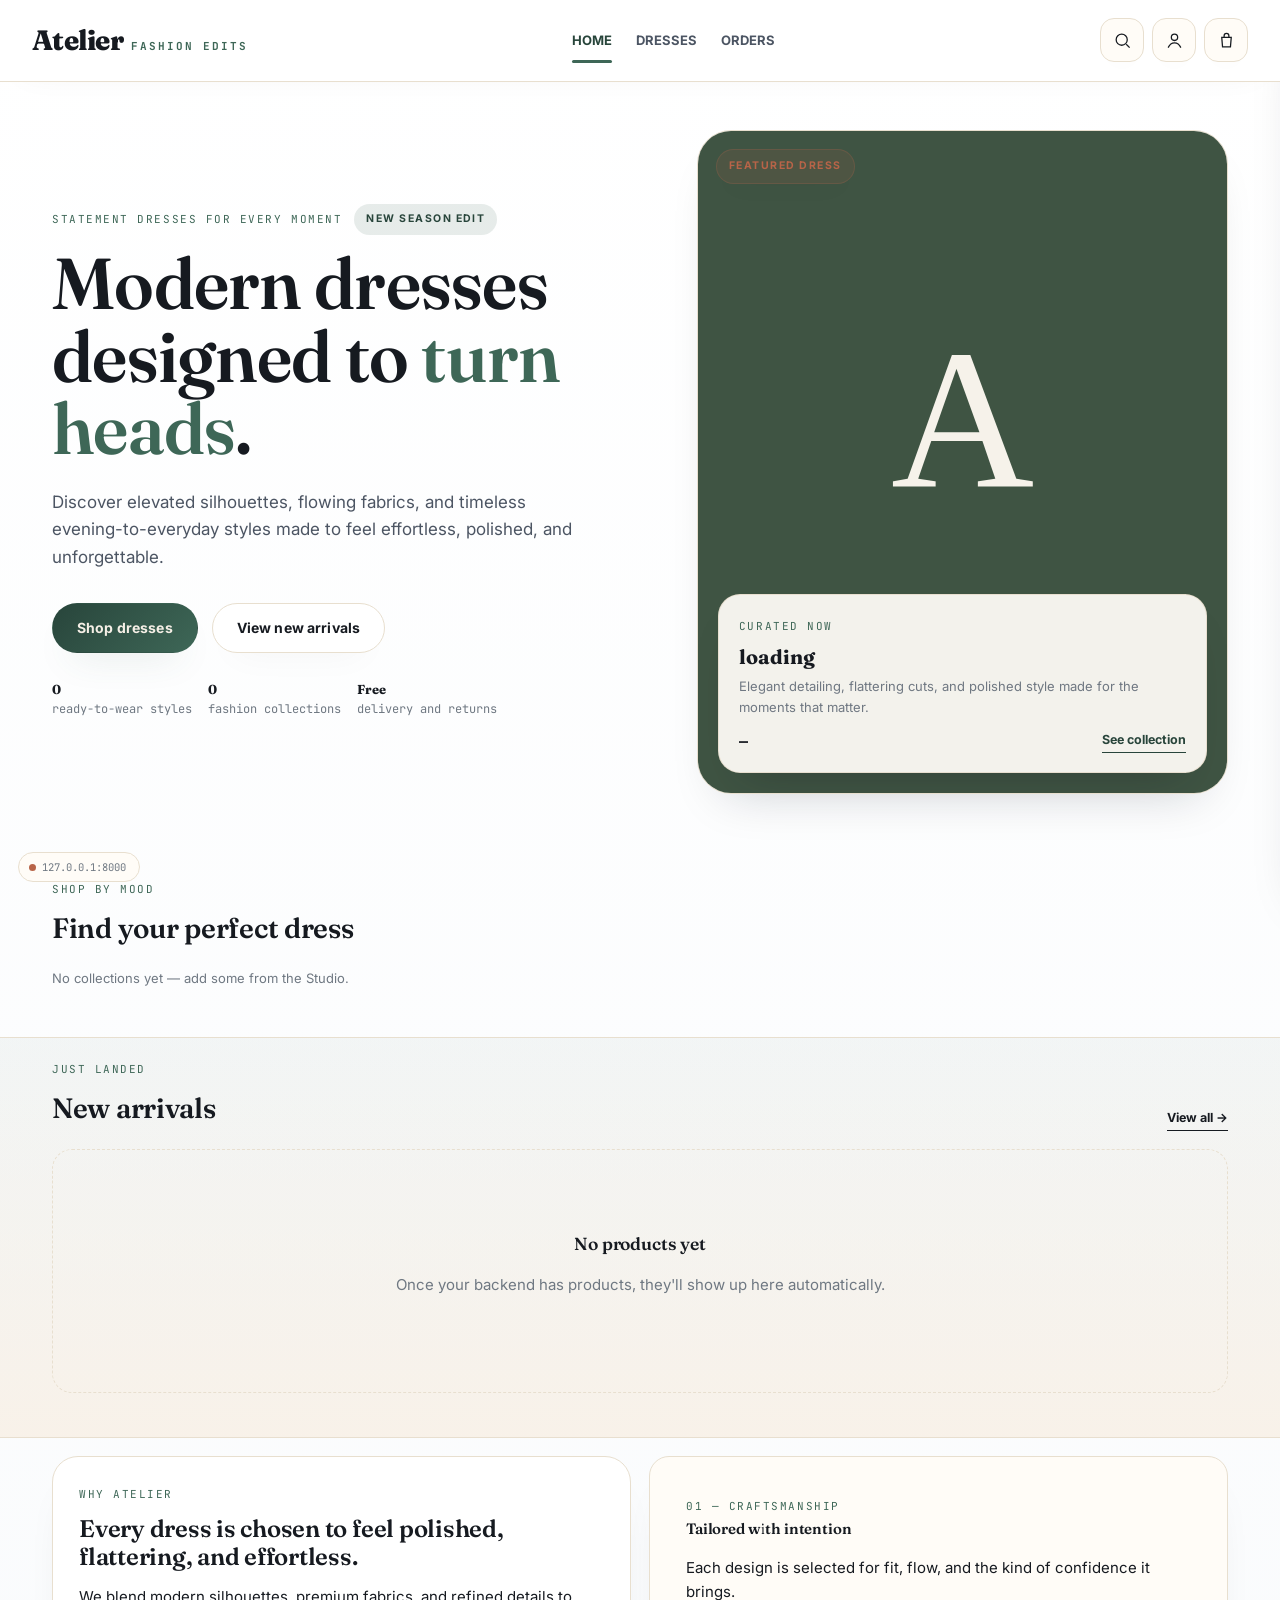
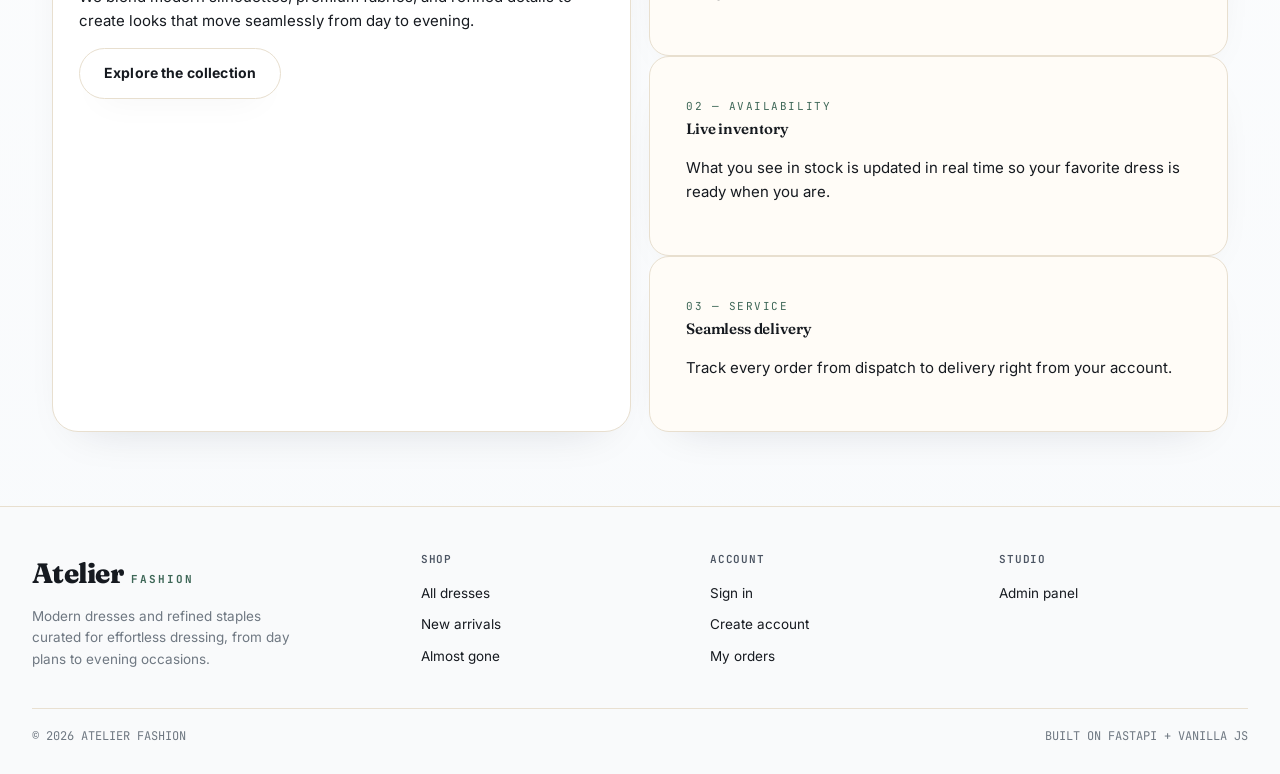
<file: atelier-frontend/index.html>
<!DOCTYPE html>
<html lang="en">

<head>
  <meta charset="UTF-8" />
  <meta name="viewport" content="width=device-width, initial-scale=1.0" />
  <title>Atelier — Considered goods, sold plainly</title>
  <link rel="preconnect" href="https://fonts.googleapis.com">
  <link
    href="https://fonts.googleapis.com/css2?family=Fraunces:ital,opsz,wght@0,9..144,300;0,9..144,500;0,9..144,600;0,9..144,700;1,9..144,500&family=Inter:wght@400;500;600;700&family=JetBrains+Mono:wght@400;500;600&display=swap"
    rel="stylesheet">
  <link rel="stylesheet" href="css/style.css" />
</head>

<body>

  <header class="site-header">
    <div class="header-bar">
      <a href="index.html" class="brand">Atelier<small>FASHION EDITS</small></a>
      <nav class="main-nav">
        <a href="index.html" class="active">Home</a>
        <a href="shop.html">Dresses</a>
        <a href="account.html">Orders</a>
        <a href="admin.html" data-admin-link>Studio</a>
      </nav>
      <div class="header-actions" style="position:relative;">
        <button class="icon-btn" data-open-search aria-label="Search">
          <svg viewBox="0 0 24 24">
            <circle cx="11" cy="11" r="7" />
            <path d="M21 21l-4.3-4.3" />
          </svg>
        </button>
        <div class="search-flyout" id="search-flyout"><input type="text" placeholder="Search products…" /></div>
        <a class="icon-btn" data-account-link href="login.html" aria-label="Account">
          <svg viewBox="0 0 24 24">
            <circle cx="12" cy="8" r="4" />
            <path d="M4 21c1.8-4 5-6 8-6s6.2 2 8 6" />
          </svg>
        </a>
        <button class="icon-btn" data-open-cart aria-label="Cart">
          <svg viewBox="0 0 24 24">
            <path d="M6 8h12l-1 12H7L6 8z" />
            <path d="M9 8V6a3 3 0 016 0v2" />
          </svg>
          <span class="badge-count cart-badge" style="display:none;">0</span>
        </button>
      </div>
    </div>
  </header>

  <section class="hero">
    <div class="hero-copy">
      <div class="hero-label-row">
        <span class="eyebrow">Statement dresses for every moment</span>
        <span class="hero-pill">New season edit</span>
      </div>
      <h1>Modern dresses designed to <em>turn heads</em>.</h1>
      <p>Discover elevated silhouettes, flowing fabrics, and timeless evening-to-everyday styles made to feel
        effortless, polished, and unforgettable.</p>
      <div class="hero-actions">
        <a href="shop.html" class="btn btn-primary">Shop dresses</a>
        <a href="shop.html" class="btn btn-outline">View new arrivals</a>
      </div>
      <div class="hero-meta">
        <div><strong id="stat-products">—</strong>ready-to-wear styles</div>
        <div><strong id="stat-categories">—</strong>fashion collections</div>
        <div><strong>Free</strong>delivery and returns</div>
      </div>
    </div>
    <div class="hero-art">
      <div class="hero-badge">Featured dress</div>
      <div class="hero-spotlight">
        <img id="hero-image" src="" alt="Featured product" />
        <div class="hero-card">
          <span class="eyebrow">Curated now</span>
          <strong id="hero-spotlight-name">loading</strong>
          <p>Elegant detailing, flattering cuts, and polished style made for the moments that matter.</p>
          <div class="hero-card-row">
            <span class="hero-price" id="hero-spotlight-price">—</span>
            <a href="shop.html" class="text-link">See collection</a>
          </div>
        </div>
      </div>
      <div class="hangtag" id="hero-tag" style="display:none;">
        <span class="price">—</span>
        <span class="price-sub">loading</span>
      </div>
    </div>
  </section>

  <section class="block">
    <div class="wrap">
      <div class="section-head">
        <div>
          <span class="eyebrow">Shop by mood</span>
          <h2 style="margin-top:6px;">Find your perfect dress</h2>
        </div>
      </div>
      <div class="cat-strip" id="home-categories">
        <span class="cat-chip skeleton" style="width:90px;height:34px;"></span>
        <span class="cat-chip skeleton" style="width:110px;height:34px;"></span>
        <span class="cat-chip skeleton" style="width:80px;height:34px;"></span>
      </div>
    </div>
  </section>

  <section class="block tinted">
    <div class="wrap">
      <div class="section-head">
        <div>
          <span class="eyebrow">Just landed</span>
          <h2 style="margin-top:6px;">New arrivals</h2>
        </div>
        <a href="shop.html" class="see-all">View all →</a>
      </div>
      <div class="product-grid" id="home-products">
        <div class="product-card">
          <div class="pc-media skeleton"></div>
          <div class="pc-body">
            <div class="skeleton" style="height:14px;width:60%;"></div>
          </div>
        </div>
        <div class="product-card">
          <div class="pc-media skeleton"></div>
          <div class="pc-body">
            <div class="skeleton" style="height:14px;width:60%;"></div>
          </div>
        </div>
        <div class="product-card">
          <div class="pc-media skeleton"></div>
          <div class="pc-body">
            <div class="skeleton" style="height:14px;width:60%;"></div>
          </div>
        </div>
      </div>
    </div>
  </section>

  <section class="block">
    <div class="wrap spotlight-grid">
      <div class="editorial-card">
        <span class="eyebrow">Why Atelier</span>
        <h3>Every dress is chosen to feel polished, flattering, and effortless.</h3>
        <p>We blend modern silhouettes, premium fabrics, and refined details to create looks that move seamlessly from
          day to evening.</p>
        <a href="shop.html" class="btn btn-outline">Explore the collection</a>
      </div>
      <div class="stack-cards">
        <div class="card-panel feature-card">
          <span class="eyebrow">01 — craftsmanship</span>
          <h4>Tailored with intention</h4>
          <p>Each design is selected for fit, flow, and the kind of confidence it brings.</p>
        </div>
        <div class="card-panel feature-card">
          <span class="eyebrow">02 — availability</span>
          <h4>Live inventory</h4>
          <p>What you see in stock is updated in real time so your favorite dress is ready when you are.</p>
        </div>
        <div class="card-panel feature-card">
          <span class="eyebrow">03 — service</span>
          <h4>Seamless delivery</h4>
          <p>Track every order from dispatch to delivery right from your account.</p>
        </div>
      </div>
    </div>
  </section>

  <footer class="site-footer">
    <div class="footer-grid">
      <div class="footer-brand">
        <div class="brand">Atelier<small>FASHION</small></div>
        <p>Modern dresses and refined staples curated for effortless dressing, from day plans to evening occasions.</p>
      </div>
      <div>
        <h4>Shop</h4>
        <ul>
          <li><a href="shop.html">All dresses</a></li>
          <li><a href="shop.html?sort=new">New arrivals</a></li>
          <li><a href="shop.html?sort=low-stock">Almost gone</a></li>
        </ul>
      </div>
      <div>
        <h4>Account</h4>
        <ul>
          <li><a href="login.html">Sign in</a></li>
          <li><a href="register.html">Create account</a></li>
          <li><a href="account.html">My orders</a></li>
        </ul>
      </div>
      <div>
        <h4>Studio</h4>
        <ul>
          <li><a href="admin.html">Admin panel</a></li>
        </ul>
      </div>
    </div>
    <div class="footer-bottom">
      <span>© 2026 ATELIER FASHION</span>
      <span>BUILT ON FASTAPI + VANILLA JS</span>
    </div>
  </footer>

  <script src="js/api.js"></script>
  <script src="js/app.js"></script>
  <script src="js/home.js"></script>
</body>

</html>
</file>
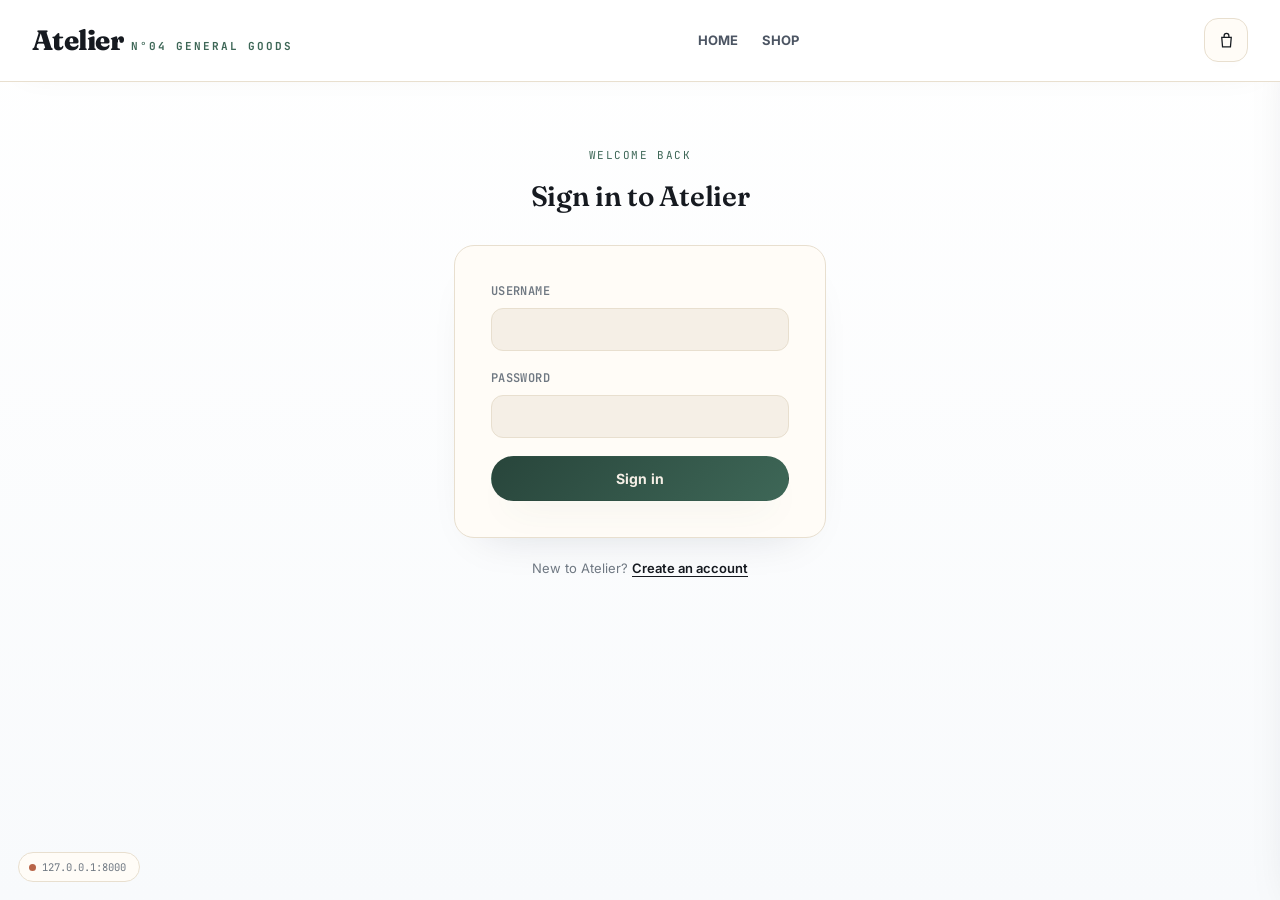
<file: atelier-frontend/account.html>
<!DOCTYPE html>
<html lang="en">
<head>
<meta charset="UTF-8" />
<meta name="viewport" content="width=device-width, initial-scale=1.0" />
<title>My account — Atelier</title>
<link rel="preconnect" href="https://fonts.googleapis.com">
<link href="https://fonts.googleapis.com/css2?family=Fraunces:ital,opsz,wght@0,9..144,300;0,9..144,500;0,9..144,600;0,9..144,700;1,9..144,500&family=Inter:wght@400;500;600;700&family=JetBrains+Mono:wght@400;500;600&display=swap" rel="stylesheet">
<link rel="stylesheet" href="css/style.css" />
</head>
<body>

<header class="site-header">
  <div class="header-bar">
    <a href="index.html" class="brand">Atelier<small>N°04 GENERAL GOODS</small></a>
    <nav class="main-nav">
      <a href="index.html">Home</a>
      <a href="shop.html">Shop</a>
      <a href="account.html" class="active">Orders</a>
      <a href="admin.html" data-admin-link>Studio</a>
    </nav>
    <div class="header-actions" style="position:relative;">
      <button class="icon-btn" data-open-search aria-label="Search">
        <svg viewBox="0 0 24 24"><circle cx="11" cy="11" r="7"/><path d="M21 21l-4.3-4.3"/></svg>
      </button>
      <div class="search-flyout" id="search-flyout"><input type="text" placeholder="Search products…" /></div>
      <button class="icon-btn" data-open-cart aria-label="Cart">
        <svg viewBox="0 0 24 24"><path d="M6 8h12l-1 12H7L6 8z"/><path d="M9 8V6a3 3 0 016 0v2"/></svg>
        <span class="badge-count cart-badge" style="display:none;">0</span>
      </button>
    </div>
  </div>
</header>

<div class="wrap" style="padding-top:36px;padding-bottom:100px;" id="account-root">
  <!-- populated by account.js -->
</div>

<footer class="site-footer">
  <div class="footer-grid">
    <div class="footer-brand">
      <div class="brand">Atelier<small>N°04</small></div>
      <p>Considered objects for everyday ritual — sourced in small batches, sold without the noise.</p>
    </div>
    <div><h4>Shop</h4><ul><li><a href="shop.html">All products</a></li></ul></div>
    <div><h4>Account</h4><ul><li><a href="login.html">Sign in</a></li></ul></div>
    <div><h4>Studio</h4><ul><li><a href="admin.html">Admin panel</a></li></ul></div>
  </div>
  <div class="footer-bottom"><span>© 2026 ATELIER GENERAL GOODS</span><span>BUILT ON FASTAPI + VANILLA JS</span></div>
</footer>

<script src="js/api.js"></script>
<script src="js/app.js"></script>
<script src="js/account.js"></script>
</body>
</html>
</file>
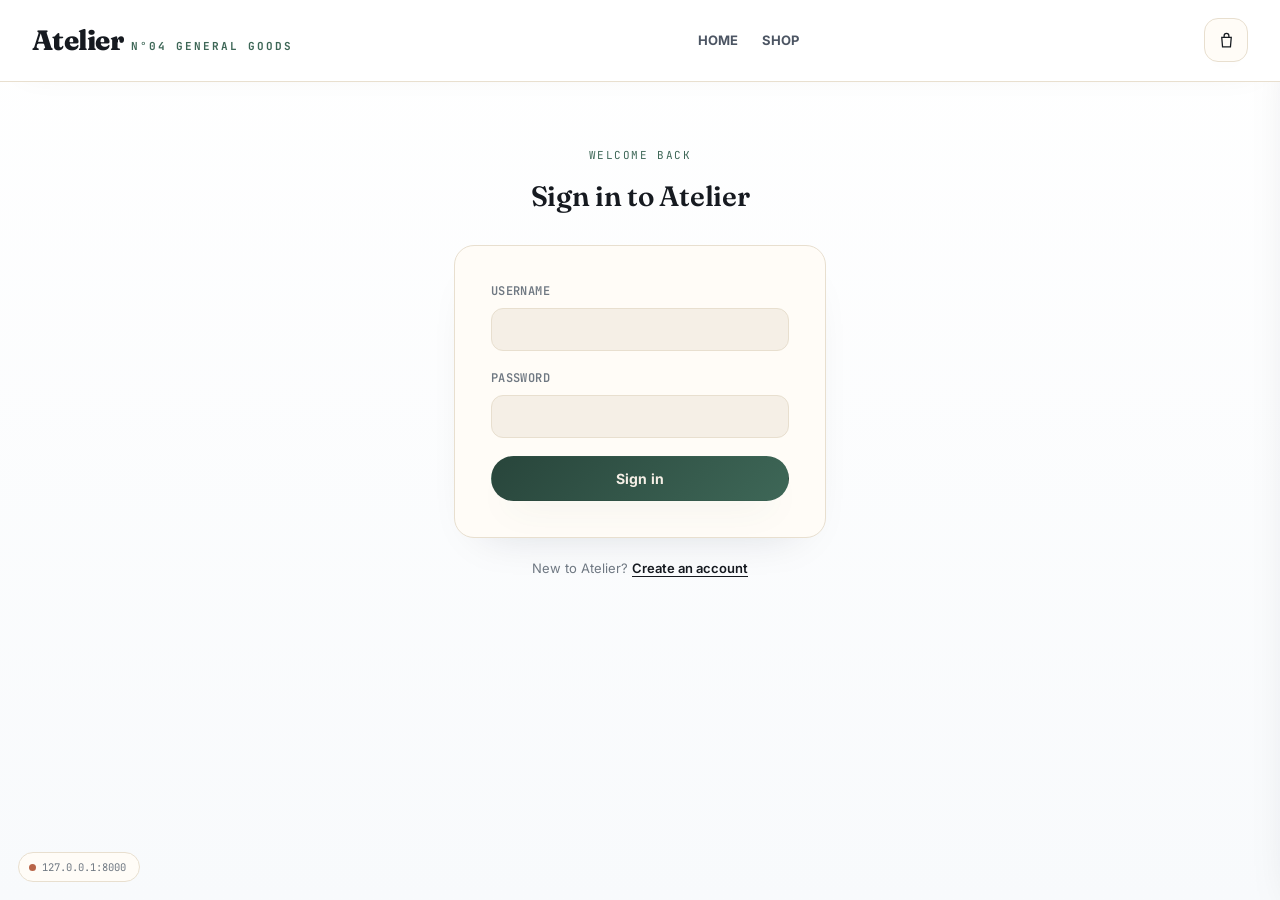
<file: atelier-frontend/admin.html>
<!DOCTYPE html>
<html lang="en">
<head>
<meta charset="UTF-8" />
<meta name="viewport" content="width=device-width, initial-scale=1.0" />
<title>Studio — Atelier Admin</title>
<link rel="preconnect" href="https://fonts.googleapis.com">
<link href="https://fonts.googleapis.com/css2?family=Fraunces:ital,opsz,wght@0,9..144,300;0,9..144,500;0,9..144,600;0,9..144,700;1,9..144,500&family=Inter:wght@400;500;600;700&family=JetBrains+Mono:wght@400;500;600&display=swap" rel="stylesheet">
<link rel="stylesheet" href="css/style.css" />
</head>
<body>

<header class="site-header">
  <div class="header-bar">
    <a href="index.html" class="brand">Atelier<small>STUDIO / ADMIN</small></a>
    <nav class="main-nav">
      <a href="index.html">← Back to store</a>
    </nav>
    <div class="header-actions">
      <button class="btn btn-outline btn-sm" id="admin-logout">Sign out</button>
    </div>
  </div>
</header>

<div class="wrap" style="padding-top:36px;padding-bottom:100px;" id="admin-root">
  <div class="skeleton" style="height:40px;width:240px;margin-bottom:20px;"></div>
</div>

<script src="js/api.js"></script>
<script src="js/app.js"></script>
<script src="js/admin.js"></script>
</body>
</html>
</file>
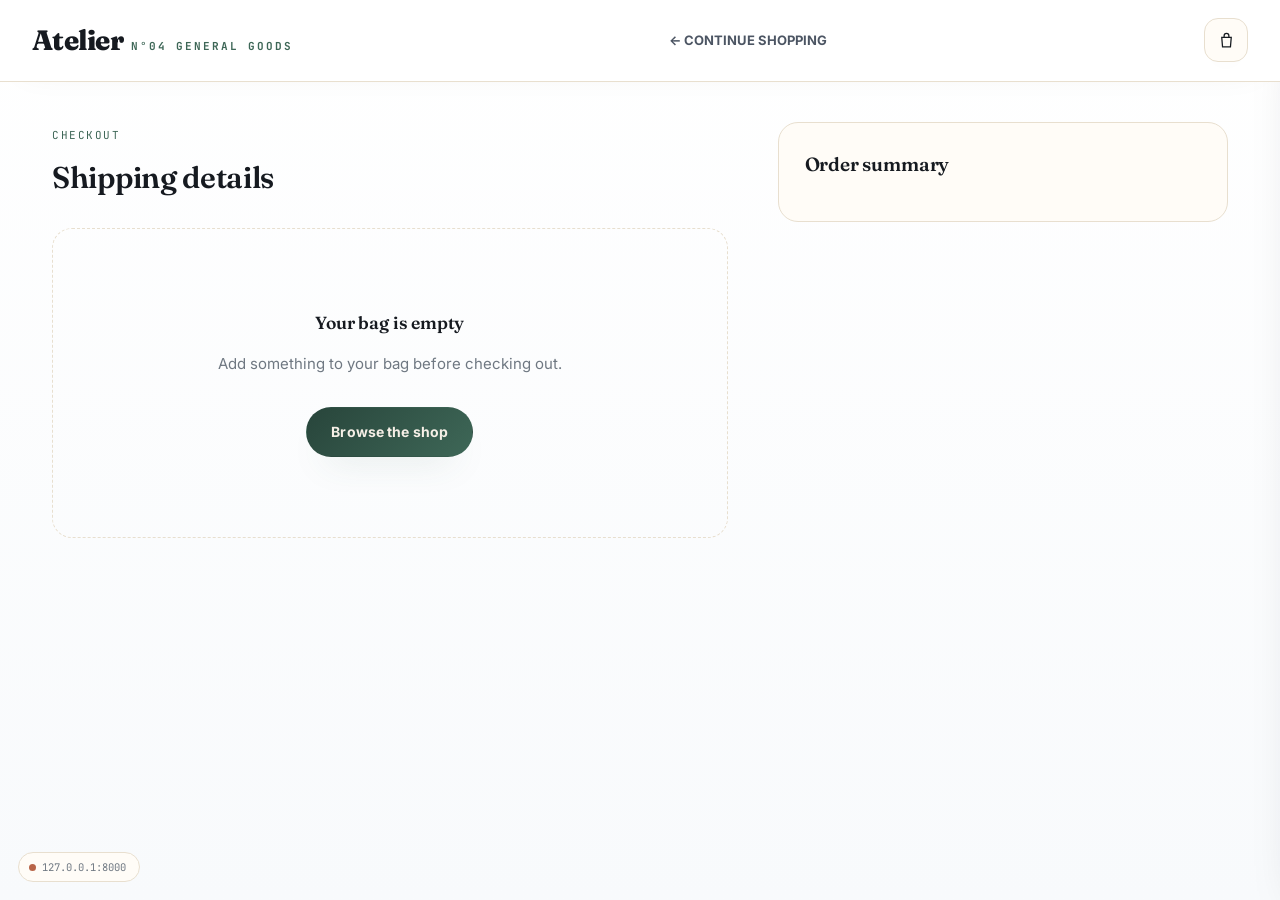
<file: atelier-frontend/checkout.html>
<!DOCTYPE html>
<html lang="en">
<head>
<meta charset="UTF-8" />
<meta name="viewport" content="width=device-width, initial-scale=1.0" />
<title>Checkout — Atelier</title>
<link rel="preconnect" href="https://fonts.googleapis.com">
<link href="https://fonts.googleapis.com/css2?family=Fraunces:ital,opsz,wght@0,9..144,300;0,9..144,500;0,9..144,600;0,9..144,700;1,9..144,500&family=Inter:wght@400;500;600;700&family=JetBrains+Mono:wght@400;500;600&display=swap" rel="stylesheet">
<link rel="stylesheet" href="css/style.css" />
</head>
<body>

<header class="site-header">
  <div class="header-bar">
    <a href="index.html" class="brand">Atelier<small>N°04 GENERAL GOODS</small></a>
    <nav class="main-nav">
      <a href="shop.html">← Continue shopping</a>
    </nav>
    <div class="header-actions">
      <button class="icon-btn" data-open-cart aria-label="Cart">
        <svg viewBox="0 0 24 24"><path d="M6 8h12l-1 12H7L6 8z"/><path d="M9 8V6a3 3 0 016 0v2"/></svg>
        <span class="badge-count cart-badge" style="display:none;">0</span>
      </button>
    </div>
  </div>
</header>

<div class="wrap">
  <div class="checkout-layout">
    <div>
      <span class="eyebrow">Checkout</span>
      <h1 style="font-size:30px;margin:8px 0 26px;">Shipping details</h1>
      <div id="checkout-msg"></div>
      <div id="checkout-form-wrap"></div>
    </div>

    <div class="order-review">
      <h3 style="font-family:var(--font-display);font-size:19px;margin-bottom:16px;">Order summary</h3>
      <div id="review-lines"></div>
      <div id="review-totals" style="margin-top:14px;"></div>
    </div>
  </div>
</div>

<script src="js/api.js"></script>
<script src="js/app.js"></script>
<script src="js/checkout.js"></script>
</body>
</html>
</file>
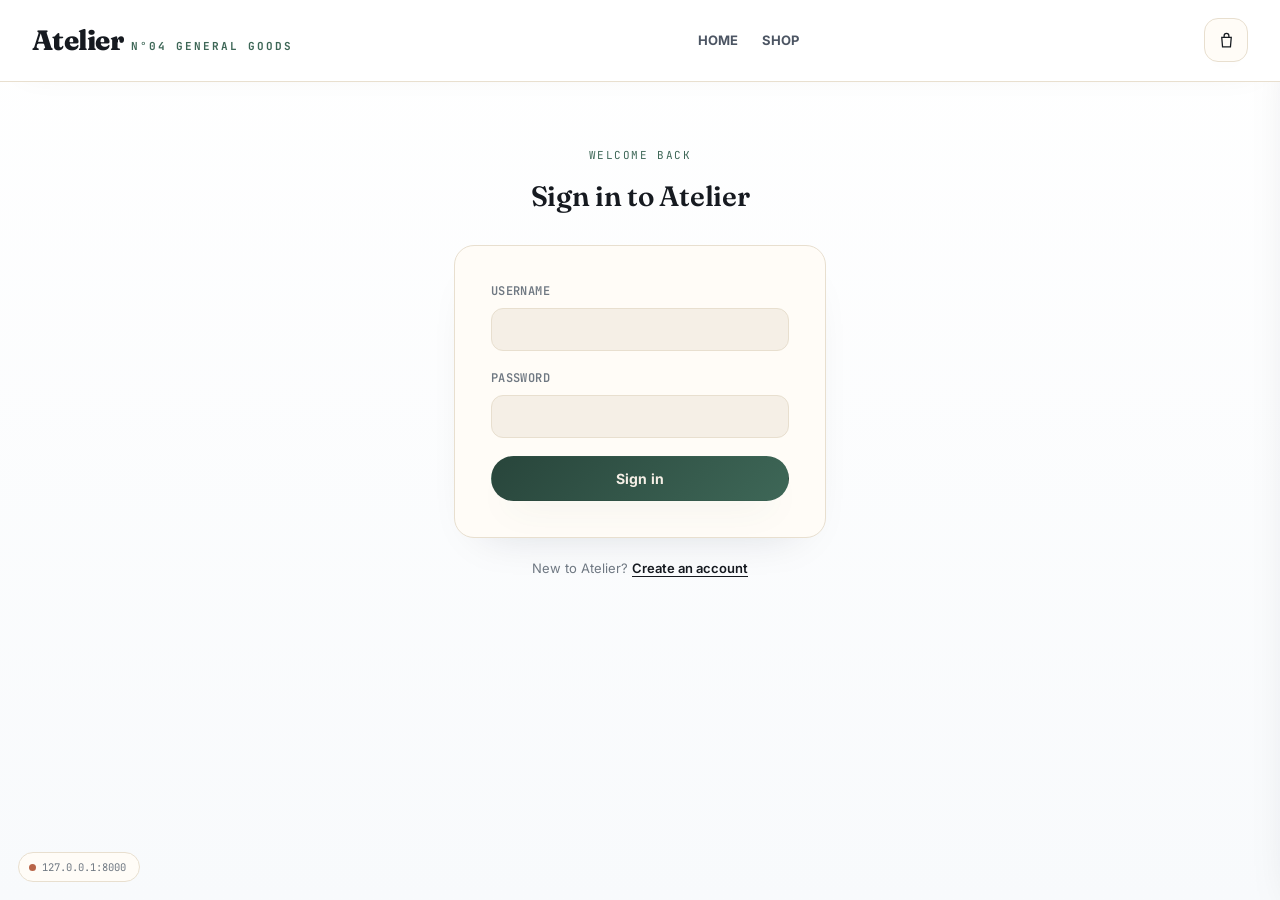
<file: atelier-frontend/login.html>
<!DOCTYPE html>
<html lang="en">
<head>
<meta charset="UTF-8" />
<meta name="viewport" content="width=device-width, initial-scale=1.0" />
<title>Sign in — Atelier</title>
<link rel="preconnect" href="https://fonts.googleapis.com">
<link href="https://fonts.googleapis.com/css2?family=Fraunces:ital,opsz,wght@0,9..144,300;0,9..144,500;0,9..144,600;0,9..144,700;1,9..144,500&family=Inter:wght@400;500;600;700&family=JetBrains+Mono:wght@400;500;600&display=swap" rel="stylesheet">
<link rel="stylesheet" href="css/style.css" />
</head>
<body>

<header class="site-header">
  <div class="header-bar">
    <a href="index.html" class="brand">Atelier<small>N°04 GENERAL GOODS</small></a>
    <nav class="main-nav">
      <a href="index.html">Home</a>
      <a href="shop.html">Shop</a>
    </nav>
    <div class="header-actions">
      <button class="icon-btn" data-open-cart aria-label="Cart">
        <svg viewBox="0 0 24 24"><path d="M6 8h12l-1 12H7L6 8z"/><path d="M9 8V6a3 3 0 016 0v2"/></svg>
        <span class="badge-count cart-badge" style="display:none;">0</span>
      </button>
    </div>
  </div>
</header>

<div class="auth-shell">
  <div style="text-align:center;margin-bottom:26px;">
    <span class="eyebrow">Welcome back</span>
    <h1 style="font-size:28px;margin-top:8px;">Sign in to Atelier</h1>
  </div>
  <div class="card-panel">
    <div id="form-msg"></div>
    <form id="login-form">
      <div class="field">
        <label for="username">Username</label>
        <input type="text" id="username" required autocomplete="username" />
      </div>
      <div class="field">
        <label for="password">Password</label>
        <input type="password" id="password" required autocomplete="current-password" />
      </div>
      <button class="btn btn-primary btn-block" type="submit" id="submit-btn">Sign in</button>
    </form>
  </div>
  <div class="auth-switch">New to Atelier? <a href="register.html">Create an account</a></div>
</div>

<script src="js/api.js"></script>
<script src="js/app.js"></script>
<script src="js/auth.js"></script>
</body>
</html>
</file>
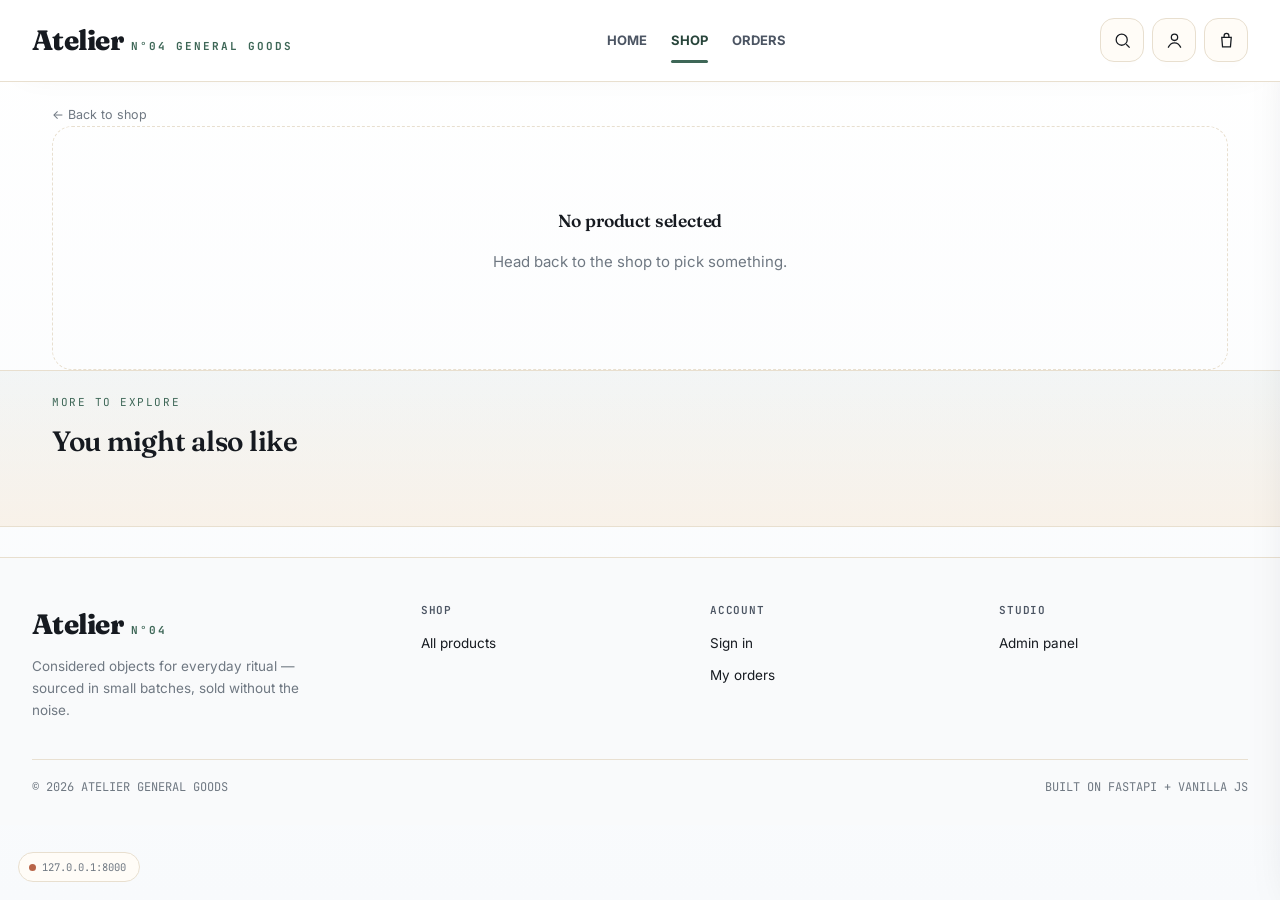
<file: atelier-frontend/product.html>
<!DOCTYPE html>
<html lang="en">
<head>
<meta charset="UTF-8" />
<meta name="viewport" content="width=device-width, initial-scale=1.0" />
<title>Product — Atelier</title>
<link rel="preconnect" href="https://fonts.googleapis.com">
<link href="https://fonts.googleapis.com/css2?family=Fraunces:ital,opsz,wght@0,9..144,300;0,9..144,500;0,9..144,600;0,9..144,700;1,9..144,500&family=Inter:wght@400;500;600;700&family=JetBrains+Mono:wght@400;500;600&display=swap" rel="stylesheet">
<link rel="stylesheet" href="css/style.css" />
</head>
<body>

<header class="site-header">
  <div class="header-bar">
    <a href="index.html" class="brand">Atelier<small>N°04 GENERAL GOODS</small></a>
    <nav class="main-nav">
      <a href="index.html">Home</a>
      <a href="shop.html" class="active">Shop</a>
      <a href="account.html">Orders</a>
      <a href="admin.html" data-admin-link>Studio</a>
    </nav>
    <div class="header-actions" style="position:relative;">
      <button class="icon-btn" data-open-search aria-label="Search">
        <svg viewBox="0 0 24 24"><circle cx="11" cy="11" r="7"/><path d="M21 21l-4.3-4.3"/></svg>
      </button>
      <div class="search-flyout" id="search-flyout"><input type="text" placeholder="Search products…" /></div>
      <a class="icon-btn" data-account-link href="login.html" aria-label="Account">
        <svg viewBox="0 0 24 24"><circle cx="12" cy="8" r="4"/><path d="M4 21c1.8-4 5-6 8-6s6.2 2 8 6"/></svg>
      </a>
      <button class="icon-btn" data-open-cart aria-label="Cart">
        <svg viewBox="0 0 24 24"><path d="M6 8h12l-1 12H7L6 8z"/><path d="M9 8V6a3 3 0 016 0v2"/></svg>
        <span class="badge-count cart-badge" style="display:none;">0</span>
      </button>
    </div>
  </div>
</header>

<div class="wrap" style="padding-top:20px;">
  <a href="shop.html" style="font-size:12.5px;color:var(--muted);display:inline-flex;align-items:center;gap:6px;">← Back to shop</a>
</div>

<div class="wrap" id="pd-root">
  <div class="pd-layout">
    <div class="pd-media skeleton"></div>
    <div>
      <div class="skeleton" style="height:16px;width:120px;margin-bottom:14px;"></div>
      <div class="skeleton" style="height:40px;width:70%;margin-bottom:14px;"></div>
      <div class="skeleton" style="height:80px;width:100%;"></div>
    </div>
  </div>
</div>

<section class="block tinted">
  <div class="wrap">
    <div class="section-head">
      <div><span class="eyebrow">More to explore</span><h2 style="margin-top:6px;">You might also like</h2></div>
    </div>
    <div class="product-grid" id="related-products"></div>
  </div>
</section>

<footer class="site-footer">
  <div class="footer-grid">
    <div class="footer-brand">
      <div class="brand">Atelier<small>N°04</small></div>
      <p>Considered objects for everyday ritual — sourced in small batches, sold without the noise.</p>
    </div>
    <div><h4>Shop</h4><ul><li><a href="shop.html">All products</a></li></ul></div>
    <div><h4>Account</h4><ul><li><a href="login.html">Sign in</a></li><li><a href="account.html">My orders</a></li></ul></div>
    <div><h4>Studio</h4><ul><li><a href="admin.html">Admin panel</a></li></ul></div>
  </div>
  <div class="footer-bottom"><span>© 2026 ATELIER GENERAL GOODS</span><span>BUILT ON FASTAPI + VANILLA JS</span></div>
</footer>

<script src="js/api.js"></script>
<script src="js/app.js"></script>
<script src="js/product.js"></script>
</body>
</html>
</file>
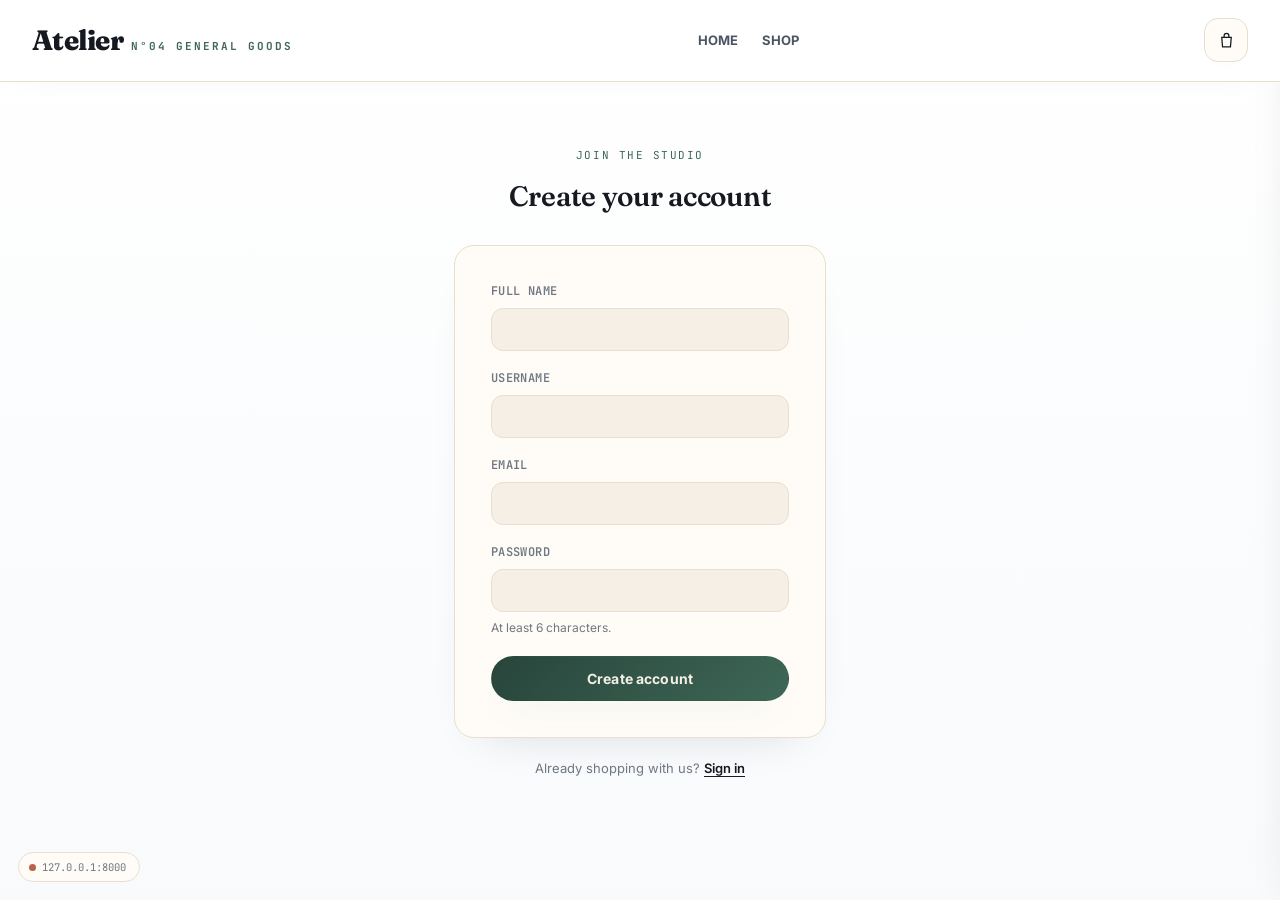
<file: atelier-frontend/register.html>
<!DOCTYPE html>
<html lang="en">
<head>
<meta charset="UTF-8" />
<meta name="viewport" content="width=device-width, initial-scale=1.0" />
<title>Create account — Atelier</title>
<link rel="preconnect" href="https://fonts.googleapis.com">
<link href="https://fonts.googleapis.com/css2?family=Fraunces:ital,opsz,wght@0,9..144,300;0,9..144,500;0,9..144,600;0,9..144,700;1,9..144,500&family=Inter:wght@400;500;600;700&family=JetBrains+Mono:wght@400;500;600&display=swap" rel="stylesheet">
<link rel="stylesheet" href="css/style.css" />
</head>
<body>

<header class="site-header">
  <div class="header-bar">
    <a href="index.html" class="brand">Atelier<small>N°04 GENERAL GOODS</small></a>
    <nav class="main-nav">
      <a href="index.html">Home</a>
      <a href="shop.html">Shop</a>
    </nav>
    <div class="header-actions">
      <button class="icon-btn" data-open-cart aria-label="Cart">
        <svg viewBox="0 0 24 24"><path d="M6 8h12l-1 12H7L6 8z"/><path d="M9 8V6a3 3 0 016 0v2"/></svg>
        <span class="badge-count cart-badge" style="display:none;">0</span>
      </button>
    </div>
  </div>
</header>

<div class="auth-shell">
  <div style="text-align:center;margin-bottom:26px;">
    <span class="eyebrow">Join the studio</span>
    <h1 style="font-size:28px;margin-top:8px;">Create your account</h1>
  </div>
  <div class="card-panel">
    <div id="form-msg"></div>
    <form id="register-form">
      <div class="field">
        <label for="full_name">Full name</label>
        <input type="text" id="full_name" autocomplete="name" />
      </div>
      <div class="field">
        <label for="username">Username</label>
        <input type="text" id="username" required minlength="3" autocomplete="username" />
      </div>
      <div class="field">
        <label for="email">Email</label>
        <input type="email" id="email" required autocomplete="email" />
      </div>
      <div class="field">
        <label for="password">Password</label>
        <input type="password" id="password" required minlength="6" autocomplete="new-password" />
        <div class="field-error" style="color:var(--muted);">At least 6 characters.</div>
      </div>
      <button class="btn btn-primary btn-block" type="submit" id="submit-btn">Create account</button>
    </form>
  </div>
  <div class="auth-switch">Already shopping with us? <a href="login.html">Sign in</a></div>
</div>

<script src="js/api.js"></script>
<script src="js/app.js"></script>
<script src="js/auth.js"></script>
</body>
</html>
</file>
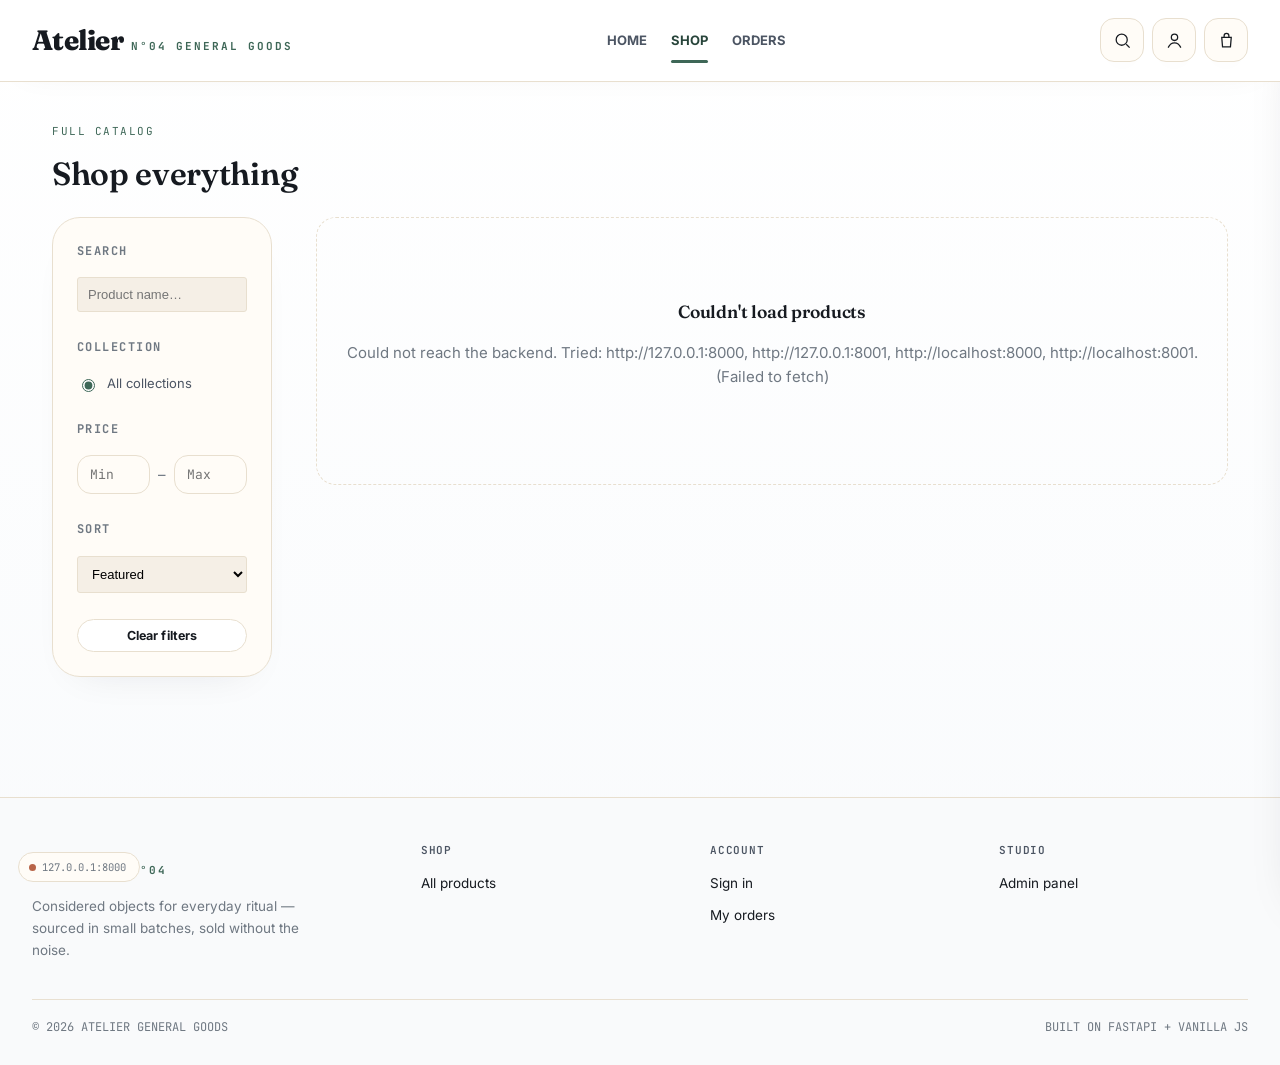
<file: atelier-frontend/shop.html>
<!DOCTYPE html>
<html lang="en">
<head>
<meta charset="UTF-8" />
<meta name="viewport" content="width=device-width, initial-scale=1.0" />
<title>Shop — Atelier</title>
<link rel="preconnect" href="https://fonts.googleapis.com">
<link href="https://fonts.googleapis.com/css2?family=Fraunces:ital,opsz,wght@0,9..144,300;0,9..144,500;0,9..144,600;0,9..144,700;1,9..144,500&family=Inter:wght@400;500;600;700&family=JetBrains+Mono:wght@400;500;600&display=swap" rel="stylesheet">
<link rel="stylesheet" href="css/style.css" />
</head>
<body>

<header class="site-header">
  <div class="header-bar">
    <a href="index.html" class="brand">Atelier<small>N°04 GENERAL GOODS</small></a>
    <nav class="main-nav">
      <a href="index.html">Home</a>
      <a href="shop.html" class="active">Shop</a>
      <a href="account.html">Orders</a>
      <a href="admin.html" data-admin-link>Studio</a>
    </nav>
    <div class="header-actions" style="position:relative;">
      <button class="icon-btn" data-open-search aria-label="Search">
        <svg viewBox="0 0 24 24"><circle cx="11" cy="11" r="7"/><path d="M21 21l-4.3-4.3"/></svg>
      </button>
      <div class="search-flyout" id="search-flyout"><input type="text" placeholder="Search products…" /></div>
      <a class="icon-btn" data-account-link href="login.html" aria-label="Account">
        <svg viewBox="0 0 24 24"><circle cx="12" cy="8" r="4"/><path d="M4 21c1.8-4 5-6 8-6s6.2 2 8 6"/></svg>
      </a>
      <button class="icon-btn" data-open-cart aria-label="Cart">
        <svg viewBox="0 0 24 24"><path d="M6 8h12l-1 12H7L6 8z"/><path d="M9 8V6a3 3 0 016 0v2"/></svg>
        <span class="badge-count cart-badge" style="display:none;">0</span>
      </button>
    </div>
  </div>
</header>

<div class="wrap" style="padding-top:36px;">
  <span class="eyebrow">Full catalog</span>
  <div class="section-head" style="margin-top:6px;">
    <h1 style="font-family:var(--font-display);font-size:32px;" id="shop-title">Shop everything</h1>
    <span id="result-count" style="font-family:var(--font-mono);font-size:12px;color:var(--muted);"></span>
  </div>
</div>

<div class="wrap" style="padding-bottom:90px;">
  <div class="shop-layout">
    <aside class="filter-rail">
      <div class="filter-group">
        <h3>Search</h3>
        <input type="text" id="f-search" placeholder="Product name…" style="width:100%;border:1px solid var(--line);border-radius:3px;padding:9px 10px;font-size:13px;background:var(--bone);" />
      </div>
      <div class="filter-group">
        <h3>Collection</h3>
        <div class="filter-list" id="f-categories">
          <label><input type="radio" name="cat" value="" checked /> All collections</label>
        </div>
      </div>
      <div class="filter-group">
        <h3>Price</h3>
        <div class="price-inputs">
          <input type="number" id="f-min" placeholder="Min" min="0" />
          <span style="color:var(--muted);">–</span>
          <input type="number" id="f-max" placeholder="Max" min="0" />
        </div>
      </div>
      <div class="filter-group">
        <h3>Sort</h3>
        <select id="f-sort" style="width:100%;border:1px solid var(--line);border-radius:3px;padding:9px 10px;font-size:13px;background:var(--bone);">
          <option value="default">Featured</option>
          <option value="price-asc">Price: low to high</option>
          <option value="price-desc">Price: high to low</option>
          <option value="name-asc">Name: A–Z</option>
        </select>
      </div>
      <button class="btn btn-outline btn-block btn-sm" id="f-clear">Clear filters</button>
    </aside>

    <div>
      <div class="product-grid" id="shop-grid">
        <div class="product-card"><div class="pc-media skeleton"></div><div class="pc-body"><div class="skeleton" style="height:14px;width:60%;"></div></div></div>
        <div class="product-card"><div class="pc-media skeleton"></div><div class="pc-body"><div class="skeleton" style="height:14px;width:60%;"></div></div></div>
        <div class="product-card"><div class="pc-media skeleton"></div><div class="pc-body"><div class="skeleton" style="height:14px;width:60%;"></div></div></div>
        <div class="product-card"><div class="pc-media skeleton"></div><div class="pc-body"><div class="skeleton" style="height:14px;width:60%;"></div></div></div>
      </div>
    </div>
  </div>
</div>

<footer class="site-footer">
  <div class="footer-grid">
    <div class="footer-brand">
      <div class="brand">Atelier<small>N°04</small></div>
      <p>Considered objects for everyday ritual — sourced in small batches, sold without the noise.</p>
    </div>
    <div><h4>Shop</h4><ul>
      <li><a href="shop.html">All products</a></li>
    </ul></div>
    <div><h4>Account</h4><ul>
      <li><a href="login.html">Sign in</a></li>
      <li><a href="account.html">My orders</a></li>
    </ul></div>
    <div><h4>Studio</h4><ul>
      <li><a href="admin.html">Admin panel</a></li>
    </ul></div>
  </div>
  <div class="footer-bottom">
    <span>© 2026 ATELIER GENERAL GOODS</span>
    <span>BUILT ON FASTAPI + VANILLA JS</span>
  </div>
</footer>

<script src="js/api.js"></script>
<script src="js/app.js"></script>
<script src="js/shop.js"></script>
</body>
</html>
</file>
<file: atelier-frontend/css/style.css>
/* =========================================================
   ATELIER — design tokens
   ========================================================= */
:root {
  --ink: #161a20;
  --ink-soft: #4c5563;
  --bg: #ffffff;
  --surface: #fffcf7;
  --surface-soft: #f4ebdf;
  --accent: #3e6757;
  --accent-dark: #28453b;
  --accent-alt: #b86448;
  --panel: #fffcf7;
  --line: #e8dfcf;
  --line-soft: #f4ebdf;
  --muted: #6f7882;
  --bone: #f5efe6;
  --paper: #fffcf7;
  --moss: #3e6757;
  --moss-dark: #28453b;
  --moss-tint: #eaf3ee;
  --brass: #9a6e39;
  --rust: #b86448;
  --rust-tint: #fbe9e0;

  --font-display: "Fraunces", "Iowan Old Style", Georgia, serif;
  --font-body: "Inter", -apple-system, BlinkMacSystemFont, "Segoe UI", sans-serif;
  --font-mono: "JetBrains Mono", ui-monospace, SFMono-Regular, Menlo, monospace;

  --radius-s: 12px;
  --radius-m: 20px;
  --radius-lg: 28px;
  --shadow-card: 0 20px 45px -30px rgba(15, 23, 42, 0.18);
  --shadow-pop: 0 24px 50px -28px rgba(15, 23, 42, 0.22);
  --ease: cubic-bezier(.22, .61, .36, 1);
}

@media (prefers-color-scheme: dark) {
  /* Intentionally not auto-switching — the boutique paper aesthetic is the brand */
}

* {
  box-sizing: border-box;
}

html {
  scroll-behavior: smooth;
}

@media (prefers-reduced-motion: reduce) {
  html {
    scroll-behavior: auto;
  }

  * {
    animation-duration: 0.001ms !important;
    animation-iteration-count: 1 !important;
    transition-duration: 0.001ms !important;
  }
}

body {
  margin: 0;
  min-height: 100vh;
  background: linear-gradient(180deg, #ffffff 0%, #f8fafc 100%);
  color: var(--ink);
  font-family: var(--font-body);
  font-size: 15px;
  line-height: 1.6;
  -webkit-font-smoothing: antialiased;
}

img {
  max-width: 100%;
  display: block;
}

a {
  color: inherit;
  text-decoration: none;
}

button {
  font-family: inherit;
  cursor: pointer;
}

:focus-visible {
  outline: 2px solid var(--moss);
  outline-offset: 2px;
}

h1,
h2,
h3,
h4 {
  font-family: var(--font-display);
  font-weight: 600;
  letter-spacing: -0.01em;
  margin: 0;
  color: var(--ink);
}

.eyebrow {
  font-family: var(--font-mono);
  font-size: 11px;
  letter-spacing: 0.14em;
  text-transform: uppercase;
  color: var(--moss);
}

.wrap {
  max-width: 1240px;
  margin: 0 auto;
  padding: 0 32px;
}

/* =========================================================
   HEADER
   ========================================================= */
.site-header {
  position: sticky;
  top: 0;
  z-index: 100;
  background: #ffffff;
  border-bottom: 1px solid var(--line);
  box-shadow: 0 10px 35px -24px rgba(15, 23, 42, 0.08);
}

.header-bar {
  display: flex;
  align-items: center;
  justify-content: space-between;
  gap: 22px;
  padding: 18px 32px;
  max-width: 1280px;
  margin: 0 auto;
}

.brand {
  font-family: var(--font-display);
  font-weight: 800;
  font-size: 28px;
  letter-spacing: -0.02em;
  display: flex;
  align-items: baseline;
  gap: 8px;
  white-space: nowrap;
  color: var(--ink);
}

.brand small {
  font-family: var(--font-mono);
  font-size: 11px;
  letter-spacing: 0.18em;
  color: var(--moss);
  font-weight: 700;
}

.main-nav {
  display: flex;
  align-items: center;
  gap: 24px;
  font-size: 13px;
  font-weight: 700;
  flex: 1;
  justify-content: center;
  text-transform: uppercase;
}

.main-nav a {
  position: relative;
  padding: 8px 0;
  color: var(--ink-soft);
  transition: color .2s var(--ease);
}

.main-nav a:hover,
.main-nav a.active {
  color: var(--accent-dark);
}

.main-nav a.active::after {
  content: "";
  position: absolute;
  left: 0;
  right: 0;
  bottom: -4px;
  height: 3px;
  border-radius: 999px;
  background: var(--moss);
}

.header-actions {
  display: flex;
  align-items: center;
  gap: 8px;
}

.icon-btn {
  position: relative;
  width: 44px;
  height: 44px;
  display: flex;
  align-items: center;
  justify-content: center;
  border: 1px solid var(--line);
  border-radius: 14px;
  background: var(--surface);
  color: var(--ink);
  box-shadow: 0 12px 28px -18px rgba(15, 23, 42, 0.14);
  transition: transform .2s var(--ease), background .2s var(--ease), border-color .2s var(--ease);
}

.icon-btn:hover {
  transform: translateY(-1px);
  background: #ffffff;
  border-color: var(--line);
}

.icon-btn svg {
  width: 19px;
  height: 19px;
  stroke: currentColor;
  fill: none;
  stroke-width: 1.6;
}

.badge-count {
  position: absolute;
  top: -2px;
  right: -2px;
  background: linear-gradient(135deg, var(--rust), #c9704f);
  color: #fff;
  font-family: var(--font-mono);
  font-size: 10px;
  min-width: 16px;
  height: 16px;
  border-radius: 999px;
  display: flex;
  align-items: center;
  justify-content: center;
  padding: 0 3px;
  line-height: 1;
}

.search-flyout {
  position: absolute;
  right: 32px;
  top: 100%;
  margin-top: 8px;
  width: min(360px, 90vw);
  background: var(--panel);
  border: 1px solid var(--line);
  border-radius: var(--radius-m);
  box-shadow: var(--shadow-pop);
  padding: 10px;
  display: none;
}

.search-flyout.open {
  display: block;
}

.search-flyout input {
  width: 100%;
  border: none;
  background: transparent;
  font-family: var(--font-body);
  font-size: 15px;
  padding: 8px 6px;
  outline: none;
}

/* =========================================================
   BUTTONS
   ========================================================= */
.btn {
  display: inline-flex;
  align-items: center;
  justify-content: center;
  gap: 8px;
  border-radius: 999px;
  border: 1px solid transparent;
  font-size: 14px;
  font-weight: 700;
  letter-spacing: 0.01em;
  padding: 13px 24px;
  transition: transform .15s var(--ease), box-shadow .2s var(--ease), background .2s var(--ease), border-color .2s var(--ease), color .2s var(--ease);
  white-space: nowrap;
  box-shadow: 0 14px 36px -22px rgba(15, 23, 42, 0.16);
}

.btn:active {
  transform: translateY(1px);
}

.btn-primary {
  background: linear-gradient(135deg, var(--moss-dark), var(--moss));
  color: var(--bone);
  box-shadow: 0 18px 36px -20px rgba(62, 103, 87, 0.28);
}

.btn-primary:hover {
  transform: translateY(-1px);
  box-shadow: 0 22px 48px -24px rgba(62, 103, 87, 0.32);
}

.btn-primary:disabled {
  background: var(--line);
  color: var(--muted);
  cursor: not-allowed;
  box-shadow: none;
}

.btn-outline {
  background: #ffffff;
  color: var(--ink);
  border-color: var(--line);
}

.btn-outline:hover {
  background: var(--surface);
}

.btn-ghost {
  background: transparent;
  color: var(--ink-soft);
  padding: 12px 12px;
  box-shadow: none;
}

.btn-ghost:hover {
  color: var(--ink);
}

.btn-danger {
  background: transparent;
  color: var(--rust);
  border-color: rgba(184, 100, 72, 0.24);
  box-shadow: none;
}

.btn-danger:hover {
  background: var(--rust);
  color: #fff;
}

.btn-sm {
  padding: 8px 14px;
  font-size: 12.5px;
}

.btn-block {
  width: 100%;
}

/* =========================================================
   HERO
   ========================================================= */
.hero {
  padding: 48px 32px 64px;
  max-width: 1240px;
  margin: 0 auto;
  display: grid;
  grid-template-columns: 1.05fr 0.95fr;
  gap: 58px;
  align-items: center;
}

.hero-copy h1 {
  font-size: clamp(44px, 6vw, 72px);
  line-height: 1.01;
  margin: 12px 0 24px;
}

.hero-copy h1 em {
  font-style: normal;
  color: var(--moss);
}

.hero-copy p {
  max-width: 520px;
  color: var(--ink-soft);
  font-size: 17px;
  margin-bottom: 32px;
}

.hero-label-row {
  display: flex;
  align-items: center;
  gap: 12px;
  flex-wrap: wrap;
  margin-bottom: 12px;
}

.hero-pill {
  display: inline-flex;
  align-items: center;
  padding: 7px 12px;
  border-radius: 999px;
  background: rgba(62, 103, 87, 0.12);
  color: var(--moss-dark);
  font-size: 10.5px;
  font-weight: 700;
  letter-spacing: 0.14em;
  text-transform: uppercase;
}

.hero-actions {
  display: flex;
  gap: 14px;
  align-items: center;
  flex-wrap: wrap;
}

.hero-meta {
  margin-top: 26px;
  display: flex;
  flex-wrap: wrap;
  gap: 16px;
  font-family: var(--font-mono);
  font-size: 12px;
  color: var(--muted);
}

.hero-meta strong {
  color: var(--ink);
  font-size: 13px;
  display: block;
  font-family: var(--font-display);
}

.hero-art {
  position: relative;
  aspect-ratio: 4/5;
  background: linear-gradient(135deg, #fffcf7, #ffffff);
  border: 1px solid var(--line);
  border-radius: 34px;
  overflow: hidden;
  display: flex;
  align-items: center;
  justify-content: center;
  box-shadow: var(--shadow-pop);
}

.hero-art::before {
  content: "";
  position: absolute;
  inset: 0;
  background: radial-gradient(circle at top left, rgba(62, 103, 87, 0.12), transparent 32%), radial-gradient(circle at bottom right, rgba(184, 100, 72, 0.08), transparent 34%);
  pointer-events: none;
}

.hero-spotlight {
  position: relative;
  width: 100%;
  height: 100%;
}

.hero-art img {
  width: 100%;
  height: 100%;
  object-fit: cover;
}

.hero-badge {
  position: absolute;
  top: 18px;
  left: 18px;
  z-index: 2;
  padding: 8px 12px;
  border-radius: 999px;
  background: rgba(184, 100, 72, 0.12);
  border: 1px solid rgba(184, 100, 72, 0.22);
  font-size: 10.5px;
  font-weight: 700;
  letter-spacing: 0.14em;
  text-transform: uppercase;
  color: var(--rust);
  box-shadow: 0 12px 24px -16px rgba(15, 23, 42, 0.18);
}

.hero-card {
  position: absolute;
  left: 16px;
  right: 16px;
  bottom: 16px;
  z-index: 2;
  padding: 16px 18px;
  border-radius: 24px;
  background: #ffffff;
  border: 1px solid var(--line);
  box-shadow: 0 28px 60px -36px rgba(15, 23, 42, 0.18);
  backdrop-filter: blur(10px);
}

.hero-card strong {
  display: block;
  margin-top: 6px;
  font-family: var(--font-display);
  font-size: 18px;
  line-height: 1.15;
}

.hero-card p {
  margin: 6px 0 0;
  color: var(--muted);
  font-size: 12.5px;
}

.hero-card-row {
  display: flex;
  align-items: center;
  justify-content: space-between;
  gap: 12px;
  margin-top: 10px;
}

.hero-price {
  font-family: var(--font-mono);
  font-weight: 700;
  color: var(--ink);
}

.text-link {
  font-size: 12.5px;
  font-weight: 700;
  color: var(--accent-dark);
  border-bottom: 1px solid currentColor;
  padding-bottom: 2px;
}

.hero-art .hangtag {
  position: absolute;
  top: 24px;
  right: 24px;
  z-index: 3;
}

.spotlight-grid {
  display: grid;
  grid-template-columns: 1fr 1fr;
  gap: 18px;
  align-items: stretch;
}

.editorial-card {
  padding: 24px 26px;
  border-radius: 26px;
  background: #ffffff;
  border: 1px solid var(--line);
  box-shadow: var(--shadow-card);
}

.editorial-card h3 {
  margin: 10px 0 8px;
  font-size: clamp(20px, 2.1vw, 24px);
  line-height: 1.15;
}

.hero-card {
  position: absolute;
  left: 20px;
  right: 20px;
  bottom: 20px;
  z-index: 2;
  padding: 18px 20px;
  border-radius: 22px;
  background: rgba(255, 252, 247, 0.94);
  border: 1px solid rgba(232, 223, 207, 0.95);
  box-shadow: 0 24px 44px -26px rgba(22, 26, 32, 0.35);
  backdrop-filter: blur(10px);
}

.hero-card strong {
  display: block;
  margin-top: 8px;
  font-family: var(--font-display);
  font-size: 20px;
  line-height: 1.15;
}

.hero-card p {
  margin: 8px 0 0;
  color: var(--muted);
  font-size: 13px;
}

.hero-card-row {
  display: flex;
  align-items: center;
  justify-content: space-between;
  gap: 12px;
  margin-top: 12px;
}

.hangtag {
  --tag-w: 108px;
  position: relative;
  width: var(--tag-w);
  background: var(--paper);
  border: 1px solid var(--ink);
  clip-path: polygon(18px 0, 100% 0, 100% 100%, 18px 100%, 0 50%);
  padding: 10px 14px 10px 22px;
  box-shadow: var(--shadow-pop);
  transform: rotate(3deg);
}

.hangtag::before {
  content: "";
  position: absolute;
  left: 9px;
  top: 50%;
  transform: translateY(-50%);
  width: 6px;
  height: 6px;
  border-radius: 50%;
  border: 1px solid var(--ink);
  background: var(--bone);
}

.hangtag .price {
  font-family: var(--font-mono);
  font-weight: 600;
  font-size: 17px;
  color: var(--ink);
  line-height: 1;
}

.hangtag .price-sub {
  font-family: var(--font-mono);
  font-size: 9.5px;
  color: var(--muted);
  letter-spacing: 0.08em;
  text-transform: uppercase;
  margin-top: 3px;
  display: block;
}

/* =========================================================
   SECTION HEADINGS
   ========================================================= */
.section-head {
  display: flex;
  align-items: flex-end;
  justify-content: space-between;
  gap: 20px;
  margin: 0 0 18px;
}

.section-head h2 {
  font-size: 28px;
}

.section-head .see-all {
  font-size: 12.5px;
  font-weight: 700;
  border-bottom: 1px solid var(--ink);
  padding-bottom: 2px;
}

section.block {
  padding: 18px 0 44px;
}

section.block.tinted {
  background: linear-gradient(180deg, rgba(62, 103, 87, 0.05), rgba(248, 241, 232, 0.95));
  border-top: 1px solid var(--line);
  border-bottom: 1px solid var(--line);
}

.card-panel {
  background: #ffffff;
  border: 1px solid var(--line);
  border-radius: 24px;
  box-shadow: var(--shadow-card);
}

/* =========================================================
   CATEGORY STRIP
   ========================================================= */
.cat-strip {
  display: flex;
  gap: 10px;
  overflow-x: auto;
  padding-bottom: 4px;
  scrollbar-width: none;
}

.cat-strip::-webkit-scrollbar {
  display: none;
}

.cat-chip {
  flex: 0 0 auto;
  padding: 12px 18px;
  border: 1px solid var(--line);
  border-radius: 999px;
  font-size: 13px;
  font-weight: 700;
  background: #ffffff;
  color: var(--ink);
  transition: all .18s var(--ease);
  box-shadow: 0 12px 28px -22px rgba(15, 23, 42, 0.12);
}

.cat-chip:hover {
  border-color: var(--moss);
  color: var(--accent-dark);
  transform: translateY(-1px);
}

.cat-chip.active {
  background: linear-gradient(135deg, var(--moss-dark), var(--moss));
  color: var(--bone);
  border-color: transparent;
}

/* =========================================================
   PRODUCT GRID / CARDS
   ========================================================= */
.shop-layout {
  display: grid;
  grid-template-columns: 220px 1fr;
  gap: 44px;
  align-items: start;
}

.filter-rail {
  position: sticky;
  top: 100px;
  border: 1px solid var(--line);
  border-radius: 28px;
  background: var(--panel);
  padding: 24px;
  box-shadow: 0 18px 40px -28px rgba(15, 23, 42, 0.12);
}

.filter-rail h3 {
  font-size: 12px;
  text-transform: uppercase;
  letter-spacing: 0.12em;
  font-family: var(--font-mono);
  color: var(--muted);
  margin-bottom: 16px;
  font-weight: 700;
}

.filter-group {
  margin-bottom: 26px;
}

.filter-group:last-child {
  margin-bottom: 0;
}

.filter-list {
  display: flex;
  flex-direction: column;
  gap: 8px;
}

.filter-list label {
  display: flex;
  align-items: center;
  gap: 9px;
  font-size: 13px;
  color: var(--ink-soft);
  cursor: pointer;
}

.filter-list input[type=radio] {
  accent-color: var(--moss);
}

.price-inputs {
  display: flex;
  align-items: center;
  gap: 8px;
}

.price-inputs input {
  width: 100%;
  border: 1px solid var(--line);
  border-radius: 14px;
  padding: 10px 12px;
  font-family: var(--font-mono);
  font-size: 13px;
  background: var(--panel);
}

.product-grid {
  display: grid;
  grid-template-columns: repeat(3, minmax(0, 1fr));
  gap: 22px;
}

.product-card {
  background: #ffffff;
  border: 1px solid var(--line);
  border-radius: 28px;
  overflow: hidden;
  display: flex;
  flex-direction: column;
  transition: box-shadow .25s var(--ease), transform .25s var(--ease), border-color .25s var(--ease);
  box-shadow: var(--shadow-card);
}

.product-card:hover {
  box-shadow: 0 28px 60px -30px rgba(15, 23, 42, 0.18);
  border-color: rgba(62, 103, 87, 0.24);
  transform: translateY(-4px);
}

.product-card .pc-name {
  color: var(--ink);
}

.pc-media {
  position: relative;
  aspect-ratio: 1/1;
  background: var(--surface);
  overflow: hidden;
  margin: 12px 12px 0;
  border-radius: 22px;
}

.pc-media img {
  width: 100%;
  height: 100%;
  object-fit: cover;
  transition: transform .5s var(--ease);
}

.product-card:hover .pc-media img {
  transform: scale(1.05);
}

.pc-media .pc-tag {
  position: absolute;
  top: 12px;
  left: 12px;
  font-family: var(--font-mono);
  font-size: 10px;
  letter-spacing: 0.06em;
  background: rgba(22, 26, 32, 0.9);
  color: var(--bone);
  padding: 4px 9px;
  border-radius: 999px;
  text-transform: uppercase;
}

.pc-media .pc-tag.low {
  background: linear-gradient(135deg, var(--rust), #c9704f);
}

.pc-quickadd {
  position: absolute;
  left: 14px;
  right: 14px;
  bottom: 14px;
  opacity: 0;
  transform: translateY(8px);
  transition: all .22s var(--ease);
}

.product-card:hover .pc-quickadd {
  opacity: 1;
  transform: translateY(0);
}

.pc-quickadd button {
  width: 100%;
  border-radius: 999px;
  border: none;
  padding: 11px 0;
  font-weight: 700;
  background: var(--moss);
  color: #fff;
}

.pc-body {
  padding: 16px 16px 18px;
  display: flex;
  flex-direction: column;
  gap: 8px;
  flex: 1;
}

.pc-cat {
  font-family: var(--font-mono);
  font-size: 11px;
  letter-spacing: 0.12em;
  text-transform: uppercase;
  color: var(--accent);
}

.pc-name {
  font-family: var(--font-display);
  font-size: 18px;
  font-weight: 700;
  line-height: 1.2;
}

.pc-foot {
  display: flex;
  align-items: center;
  justify-content: space-between;
  margin-top: 12px;
  gap: 12px;
}

.pc-price {
  font-family: var(--font-display);
  font-weight: 700;
  color: var(--accent-dark);
  font-size: 16px;
}

.pc-stock {
  font-size: 11px;
  color: var(--muted);
}

.pc-stock.out {
  color: var(--rust);
}

.empty-state {
  text-align: center;
  padding: 80px 20px;
  border: 1px dashed var(--line);
  border-radius: var(--radius-m);
  color: var(--muted);
}

.empty-state h3 {
  margin-bottom: 8px;
  color: var(--ink);
}

.skeleton {
  background: linear-gradient(100deg, var(--paper) 30%, var(--line-soft) 50%, var(--paper) 70%);
  background-size: 200% 100%;
  animation: shimmer 1.3s infinite;
}

@keyframes shimmer {
  to {
    background-position: -200% 0;
  }
}

/* =========================================================
   PRODUCT DETAIL
   ========================================================= */
.pd-layout {
  display: grid;
  grid-template-columns: 1fr 1fr;
  gap: 60px;
  padding: 40px 0 80px;
  align-items: start;
}

.pd-media {
  position: sticky;
  top: 92px;
  aspect-ratio: 1/1;
  background: var(--paper);
  border: 1px solid var(--line);
  border-radius: var(--radius-m);
  overflow: hidden;
}

.pd-media img {
  width: 100%;
  height: 100%;
  object-fit: cover;
}

.pd-info h1 {
  font-size: 34px;
  margin: 10px 0 6px;
}

.pd-price-row {
  display: flex;
  align-items: center;
  gap: 14px;
  margin: 18px 0 22px;
}

.pd-price {
  font-family: var(--font-mono);
  font-size: 26px;
  font-weight: 600;
}

.pd-desc {
  color: var(--ink-soft);
  line-height: 1.7;
  margin-bottom: 26px;
  padding-bottom: 26px;
  border-bottom: 1px solid var(--line);
}

.qty-stepper {
  display: flex;
  align-items: center;
  border: 1px solid var(--ink);
  border-radius: var(--radius-s);
  overflow: hidden;
  width: fit-content;
}

.qty-stepper button {
  width: 38px;
  height: 42px;
  background: transparent;
  border: none;
  font-size: 16px;
}

.qty-stepper button:hover {
  background: var(--paper);
}

.qty-stepper input {
  width: 42px;
  text-align: center;
  border: none;
  border-left: 1px solid var(--ink);
  border-right: 1px solid var(--ink);
  height: 42px;
  font-family: var(--font-mono);
  font-size: 14px;
  background: transparent;
}

.pd-actions {
  display: flex;
  gap: 12px;
  margin: 26px 0;
}

.pd-meta-grid {
  display: grid;
  grid-template-columns: 1fr 1fr;
  gap: 16px;
  margin-top: 30px;
}

.pd-meta-item {
  border: 1px solid var(--line);
  border-radius: var(--radius-s);
  padding: 14px;
}

.pd-meta-item .eyebrow {
  display: block;
  margin-bottom: 4px;
}

/* =========================================================
   CART DRAWER
   ========================================================= */
.overlay {
  position: fixed;
  inset: 0;
  background: rgba(28, 27, 23, 0.4);
  opacity: 0;
  pointer-events: none;
  transition: opacity .3s var(--ease);
  z-index: 90;
}

.overlay.open {
  opacity: 1;
  pointer-events: all;
}

.drawer {
  position: fixed;
  top: 0;
  right: 0;
  bottom: 0;
  width: min(440px, 92vw);
  background: var(--bone);
  box-shadow: var(--shadow-pop);
  transform: translateX(100%);
  transition: transform .35s var(--ease);
  z-index: 95;
  display: flex;
  flex-direction: column;
}

.drawer.open {
  transform: translateX(0);
}

.drawer-head {
  display: flex;
  align-items: center;
  justify-content: space-between;
  padding: 22px 24px;
  border-bottom: 1px solid var(--line);
}

.drawer-head h2 {
  font-size: 20px;
}

.drawer-body {
  flex: 1;
  overflow-y: auto;
  padding: 10px 24px;
}

.drawer-foot {
  padding: 20px 24px 24px;
  border-top: 1px solid var(--line);
  background: var(--paper);
}

.cart-line {
  display: grid;
  grid-template-columns: 66px 1fr auto;
  gap: 14px;
  padding: 16px 0;
  border-bottom: 1px solid var(--line-soft);
}

.cart-line img {
  width: 66px;
  height: 66px;
  object-fit: cover;
  border-radius: var(--radius-s);
  border: 1px solid var(--line);
}

.cl-name {
  font-family: var(--font-display);
  font-weight: 600;
  font-size: 14.5px;
  margin-bottom: 4px;
}

.cl-price {
  font-family: var(--font-mono);
  font-size: 12.5px;
  color: var(--muted);
}

.cl-qty {
  display: flex;
  align-items: center;
  gap: 8px;
  margin-top: 8px;
}

.cl-qty button {
  width: 22px;
  height: 22px;
  border: 1px solid var(--line);
  background: var(--paper);
  border-radius: 50%;
  font-size: 13px;
  line-height: 1;
}

.cl-remove {
  font-size: 11px;
  color: var(--rust);
  text-decoration: underline;
  margin-top: 8px;
  display: inline-block;
}

.cl-total {
  font-family: var(--font-mono);
  font-weight: 600;
  font-size: 14px;
  text-align: right;
}

.summary-row {
  display: flex;
  justify-content: space-between;
  font-size: 13.5px;
  padding: 5px 0;
  color: var(--ink-soft);
}

.summary-row.total {
  font-size: 17px;
  font-weight: 700;
  color: var(--ink);
  padding-top: 12px;
  margin-top: 6px;
  border-top: 1px solid var(--line);
  font-family: var(--font-display);
}

.summary-row.total .amt {
  font-family: var(--font-mono);
}

/* =========================================================
   FORMS / AUTH / CHECKOUT
   ========================================================= */
.auth-shell {
  max-width: 420px;
  margin: 60px auto 100px;
  padding: 0 24px;
}

.card-panel {
  background: var(--paper);
  border: 1px solid var(--line);
  border-radius: var(--radius-m);
  padding: 36px;
}

.field {
  margin-bottom: 18px;
}

.field label {
  display: block;
  font-size: 12px;
  font-weight: 600;
  letter-spacing: 0.03em;
  text-transform: uppercase;
  color: var(--muted);
  margin-bottom: 7px;
  font-family: var(--font-mono);
}

.field input,
.field textarea,
.field select {
  width: 100%;
  border: 1px solid var(--line);
  background: var(--bone);
  border-radius: var(--radius-s);
  padding: 12px 13px;
  font-family: var(--font-body);
  font-size: 14.5px;
  color: var(--ink);
  transition: border-color .2s var(--ease);
}

.field input:focus,
.field textarea:focus,
.field select:focus {
  border-color: var(--ink);
  outline: none;
}

.field-error {
  color: var(--rust);
  font-size: 12px;
  margin-top: 6px;
}

.form-msg {
  font-size: 13px;
  padding: 11px 14px;
  border-radius: var(--radius-s);
  margin-bottom: 18px;
}

.form-msg.error {
  background: var(--rust-tint);
  color: var(--rust);
}

.form-msg.success {
  background: var(--moss-tint);
  color: var(--moss-dark);
}

.auth-switch {
  text-align: center;
  margin-top: 20px;
  font-size: 13px;
  color: var(--muted);
}

.auth-switch a {
  font-weight: 600;
  color: var(--ink);
  border-bottom: 1px solid var(--ink);
}

.checkout-layout {
  display: grid;
  grid-template-columns: 1.2fr 0.8fr;
  gap: 50px;
  padding: 40px 0 90px;
  align-items: start;
}

.order-review {
  position: sticky;
  top: 92px;
  background: var(--paper);
  border: 1px solid var(--line);
  border-radius: var(--radius-m);
  padding: 26px;
}

.order-review .cart-line img {
  width: 52px;
  height: 52px;
}

/* =========================================================
   ORDERS / ACCOUNT
   ========================================================= */
.tabs {
  display: flex;
  gap: 4px;
  border-bottom: 1px solid var(--line);
  margin-bottom: 30px;
}

.tab-btn {
  padding: 12px 18px;
  font-size: 13.5px;
  font-weight: 600;
  color: var(--muted);
  border-bottom: 2px solid transparent;
  margin-bottom: -1px;
}

.tab-btn.active {
  color: var(--ink);
  border-color: var(--ink);
}

.order-card {
  border: 1px solid var(--line);
  border-radius: var(--radius-m);
  background: var(--paper);
  margin-bottom: 16px;
  overflow: hidden;
}

.order-card-head {
  display: flex;
  align-items: center;
  justify-content: space-between;
  padding: 16px 20px;
  border-bottom: 1px solid var(--line);
  flex-wrap: wrap;
  gap: 10px;
}

.order-id {
  font-family: var(--font-mono);
  font-size: 12px;
  color: var(--muted);
}

.status-pill {
  font-family: var(--font-mono);
  font-size: 10.5px;
  text-transform: uppercase;
  letter-spacing: 0.06em;
  padding: 5px 11px;
  border-radius: 999px;
}

.status-pending {
  background: #f1e6cf;
  color: #7a5a1f;
}

.status-processing {
  background: #dde7f6;
  color: #34568f;
}

.status-shipped {
  background: #ded4f5;
  color: #5b3a99;
}

.status-delivered {
  background: var(--moss-tint);
  color: var(--moss-dark);
}

.status-cancelled {
  background: var(--rust-tint);
  color: var(--rust);
}

.order-card-body {
  padding: 14px 20px 18px;
}

.order-item-row {
  display: flex;
  justify-content: space-between;
  font-size: 13px;
  padding: 6px 0;
  color: var(--ink-soft);
}

.order-card-foot {
  display: flex;
  align-items: center;
  justify-content: space-between;
  padding: 14px 20px;
  background: var(--bone);
  border-top: 1px solid var(--line);
}

.account-hero {
  display: flex;
  align-items: center;
  gap: 16px;
  margin-bottom: 34px;
}

.avatar-mono {
  width: 52px;
  height: 52px;
  border-radius: 50%;
  background: var(--ink);
  color: var(--bone);
  display: flex;
  align-items: center;
  justify-content: center;
  font-family: var(--font-display);
  font-size: 20px;
  font-weight: 700;
}

/* =========================================================
   ADMIN
   ========================================================= */
.admin-shell {
  display: grid;
  grid-template-columns: 200px 1fr;
  gap: 40px;
  padding: 40px 0 90px;
}

.admin-nav {
  display: flex;
  flex-direction: column;
  gap: 4px;
  position: sticky;
  top: 92px;
}

.admin-nav button {
  text-align: left;
  padding: 10px 14px;
  border-radius: var(--radius-s);
  font-size: 13.5px;
  font-weight: 500;
  color: var(--ink-soft);
}

.admin-nav button.active {
  background: var(--ink);
  color: var(--bone);
  font-weight: 600;
}

.admin-table {
  width: 100%;
  border-collapse: collapse;
  background: var(--paper);
  border: 1px solid var(--line);
  border-radius: var(--radius-m);
  overflow: hidden;
}

.admin-table th {
  text-align: left;
  font-family: var(--font-mono);
  font-size: 10.5px;
  text-transform: uppercase;
  letter-spacing: 0.06em;
  color: var(--muted);
  padding: 12px 16px;
  border-bottom: 1px solid var(--line);
  background: var(--bone);
}

.admin-table td {
  padding: 12px 16px;
  border-bottom: 1px solid var(--line-soft);
  font-size: 13.5px;
  vertical-align: middle;
}

.admin-table tr:last-child td {
  border-bottom: none;
}

.admin-thumb {
  width: 40px;
  height: 40px;
  object-fit: cover;
  border-radius: var(--radius-s);
  border: 1px solid var(--line);
}

.admin-toolbar {
  display: flex;
  align-items: center;
  justify-content: space-between;
  margin-bottom: 20px;
  gap: 16px;
}

.stat-cards {
  display: grid;
  grid-template-columns: repeat(4, 1fr);
  gap: 16px;
  margin-bottom: 30px;
}

.stat-card {
  background: var(--paper);
  border: 1px solid var(--line);
  border-radius: var(--radius-m);
  padding: 18px 20px;
}

.stat-card .num {
  font-family: var(--font-display);
  font-size: 28px;
  font-weight: 700;
}

.stat-card .lbl {
  font-family: var(--font-mono);
  font-size: 10.5px;
  text-transform: uppercase;
  color: var(--muted);
  letter-spacing: 0.06em;
  margin-top: 4px;
  display: block;
}

.modal-overlay {
  position: fixed;
  inset: 0;
  background: rgba(28, 27, 23, 0.5);
  display: none;
  align-items: center;
  justify-content: center;
  z-index: 120;
  padding: 24px;
}

.modal-overlay.open {
  display: flex;
}

.modal {
  background: var(--bone);
  border-radius: var(--radius-m);
  max-width: 520px;
  width: 100%;
  max-height: 88vh;
  overflow-y: auto;
  box-shadow: var(--shadow-pop);
}

.modal-head {
  display: flex;
  align-items: center;
  justify-content: space-between;
  padding: 20px 24px;
  border-bottom: 1px solid var(--line);
}

.modal-body {
  padding: 24px;
}

.modal-foot {
  padding: 16px 24px 22px;
  display: flex;
  gap: 10px;
  justify-content: flex-end;
}

.form-grid-2 {
  display: grid;
  grid-template-columns: 1fr 1fr;
  gap: 0 16px;
}

/* =========================================================
   TOASTS
   ========================================================= */
.toast-stack {
  position: fixed;
  bottom: 24px;
  right: 24px;
  z-index: 200;
  display: flex;
  flex-direction: column;
  gap: 10px;
}

.toast {
  background: var(--ink);
  color: var(--bone);
  padding: 13px 18px;
  border-radius: var(--radius-s);
  font-size: 13.5px;
  box-shadow: var(--shadow-pop);
  display: flex;
  align-items: center;
  gap: 10px;
  animation: toast-in .3s var(--ease);
  max-width: 320px;
}

.toast.error {
  background: var(--rust);
}

.toast.success {
  background: var(--moss-dark);
}

@keyframes toast-in {
  from {
    opacity: 0;
    transform: translateY(10px);
  }

  to {
    opacity: 1;
    transform: translateY(0);
  }
}

/* =========================================================
   FOOTER
   ========================================================= */
.site-footer {
  border-top: 1px solid var(--line);
  margin-top: 30px;
  padding: 44px 32px 28px;
  background: #f9fafb;
}

.footer-grid {
  max-width: 1240px;
  margin: 0 auto;
  display: grid;
  grid-template-columns: 1.4fr 1fr 1fr 1fr;
  gap: 40px;
}

.footer-grid h4 {
  font-family: var(--font-mono);
  font-size: 11px;
  text-transform: uppercase;
  letter-spacing: 0.08em;
  color: var(--ink-soft);
  margin-bottom: 14px;
}

.footer-grid ul {
  list-style: none;
  padding: 0;
  margin: 0;
  display: flex;
  flex-direction: column;
  gap: 10px;
  font-size: 13.5px;
}

.footer-grid ul a:hover {
  color: var(--accent);
}

.footer-brand p {
  color: var(--muted);
  font-size: 13.5px;
  max-width: 280px;
  margin-top: 10px;
}

.footer-bottom {
  max-width: 1240px;
  margin: 24px auto 0;
  padding-top: 18px;
  border-top: 1px solid rgba(232, 223, 207, 0.95);
  display: flex;
  justify-content: space-between;
  font-size: 12px;
  color: var(--muted);
  font-family: var(--font-mono);
}

/* API base config pill */
.api-pill {
  position: fixed;
  bottom: 18px;
  left: 18px;
  z-index: 80;
}

.api-pill button {
  font-family: var(--font-mono);
  font-size: 10.5px;
  background: var(--paper);
  border: 1px solid var(--line);
  border-radius: 999px;
  padding: 7px 13px 7px 10px;
  color: var(--muted);
  display: flex;
  align-items: center;
  gap: 6px;
  box-shadow: var(--shadow-card);
}

.api-pill .dot {
  width: 7px;
  height: 7px;
  border-radius: 50%;
  background: var(--rust);
}

.api-pill .dot.ok {
  background: var(--moss);
}

/* =========================================================
   RESPONSIVE
   ========================================================= */
@media (max-width: 980px) {
  .hero {
    grid-template-columns: 1fr;
    gap: 40px;
    padding: 40px 24px 60px;
  }

  .hero-art {
    max-width: 420px;
  }

  .shop-layout {
    grid-template-columns: 1fr;
  }

  .filter-rail {
    position: static;
    display: flex;
    flex-wrap: wrap;
    gap: 20px;
  }

  .product-grid {
    grid-template-columns: repeat(2, 1fr);
  }

  .pd-layout {
    grid-template-columns: 1fr;
  }

  .pd-media {
    position: static;
  }

  .checkout-layout {
    grid-template-columns: 1fr;
  }

  .order-review {
    position: static;
  }

  .admin-shell {
    grid-template-columns: 1fr;
  }

  .admin-nav {
    flex-direction: row;
    overflow-x: auto;
    position: static;
  }

  .footer-grid {
    grid-template-columns: 1fr 1fr;
  }

  .stat-cards {
    grid-template-columns: repeat(2, 1fr);
  }
}

@media (max-width: 640px) {

  .wrap,
  .header-bar {
    padding-left: 18px;
    padding-right: 18px;
  }

  .main-nav {
    display: none;
  }

  .product-grid {
    grid-template-columns: repeat(2, 1fr);
    gap: 14px;
  }

  .section-head h2 {
    font-size: 22px;
  }

  .footer-grid {
    grid-template-columns: 1fr;
  }

  .form-grid-2 {
    grid-template-columns: 1fr;
  }
}
</file>
